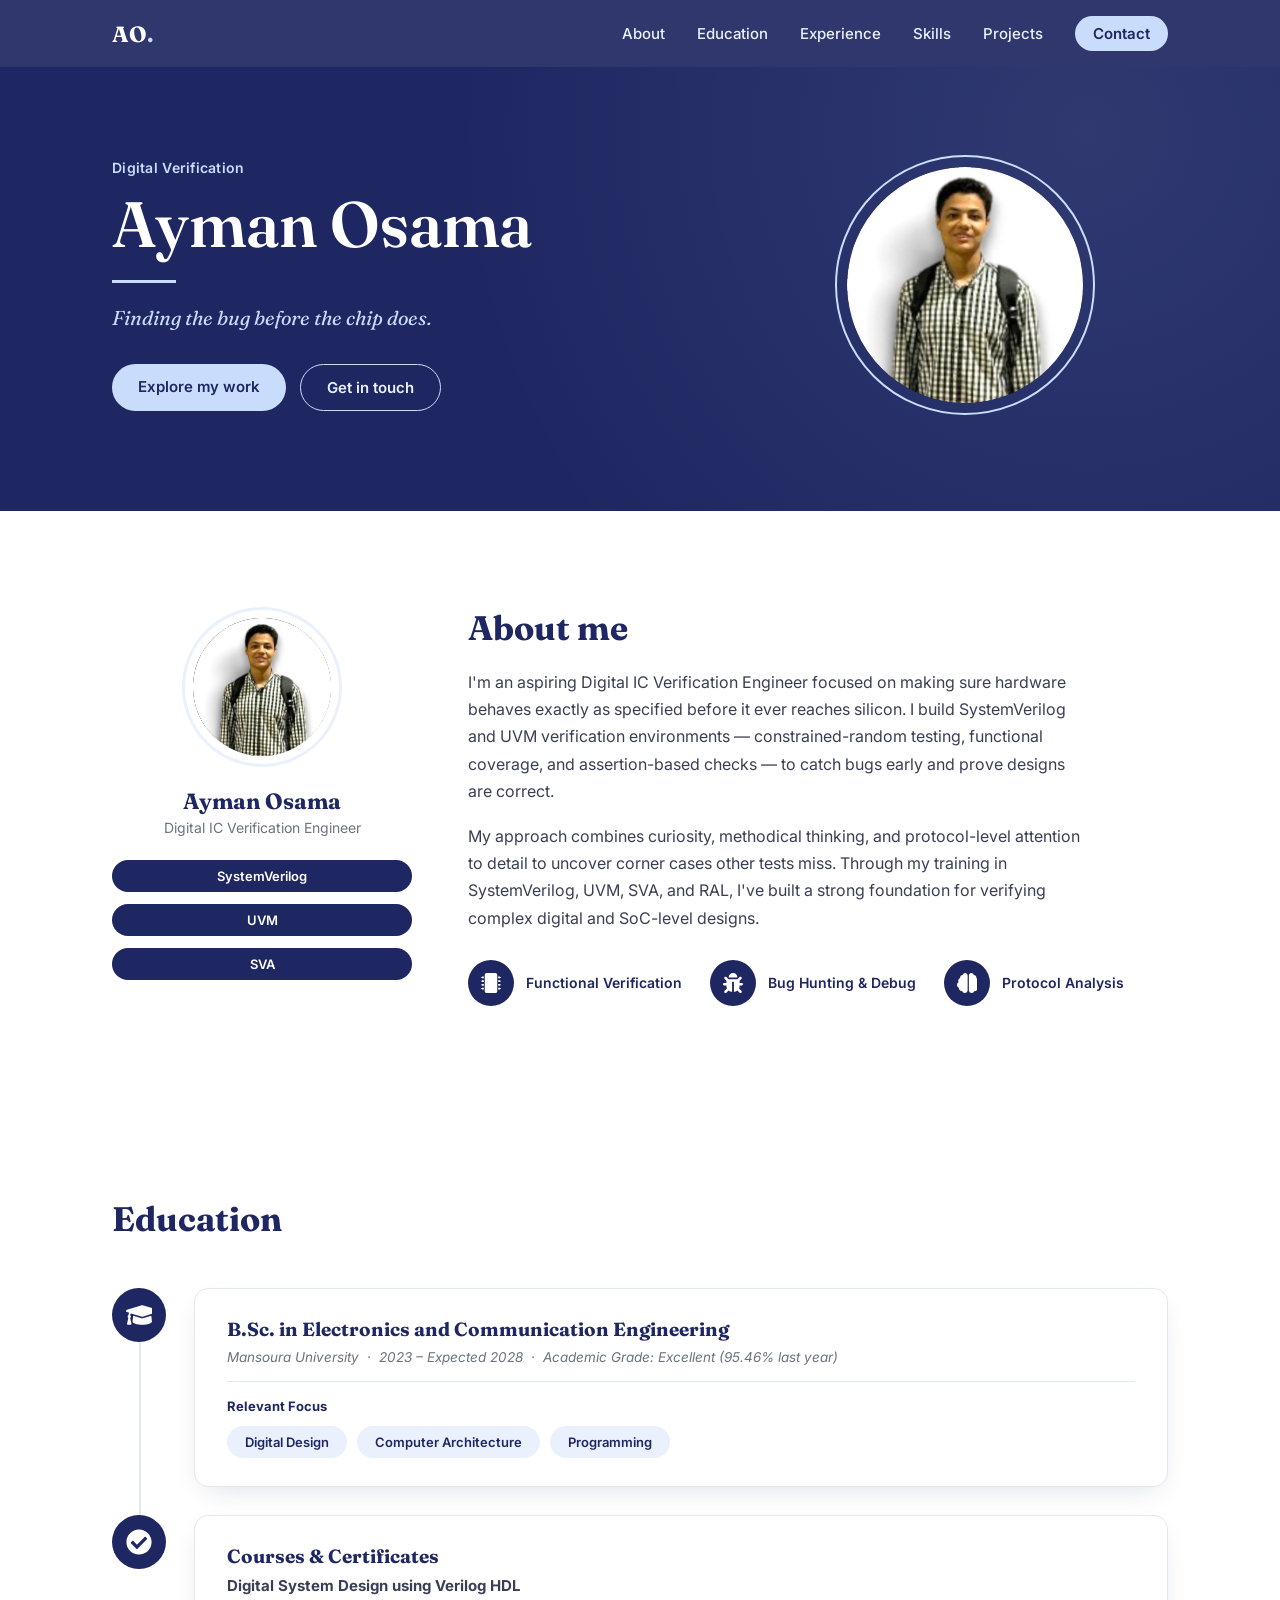
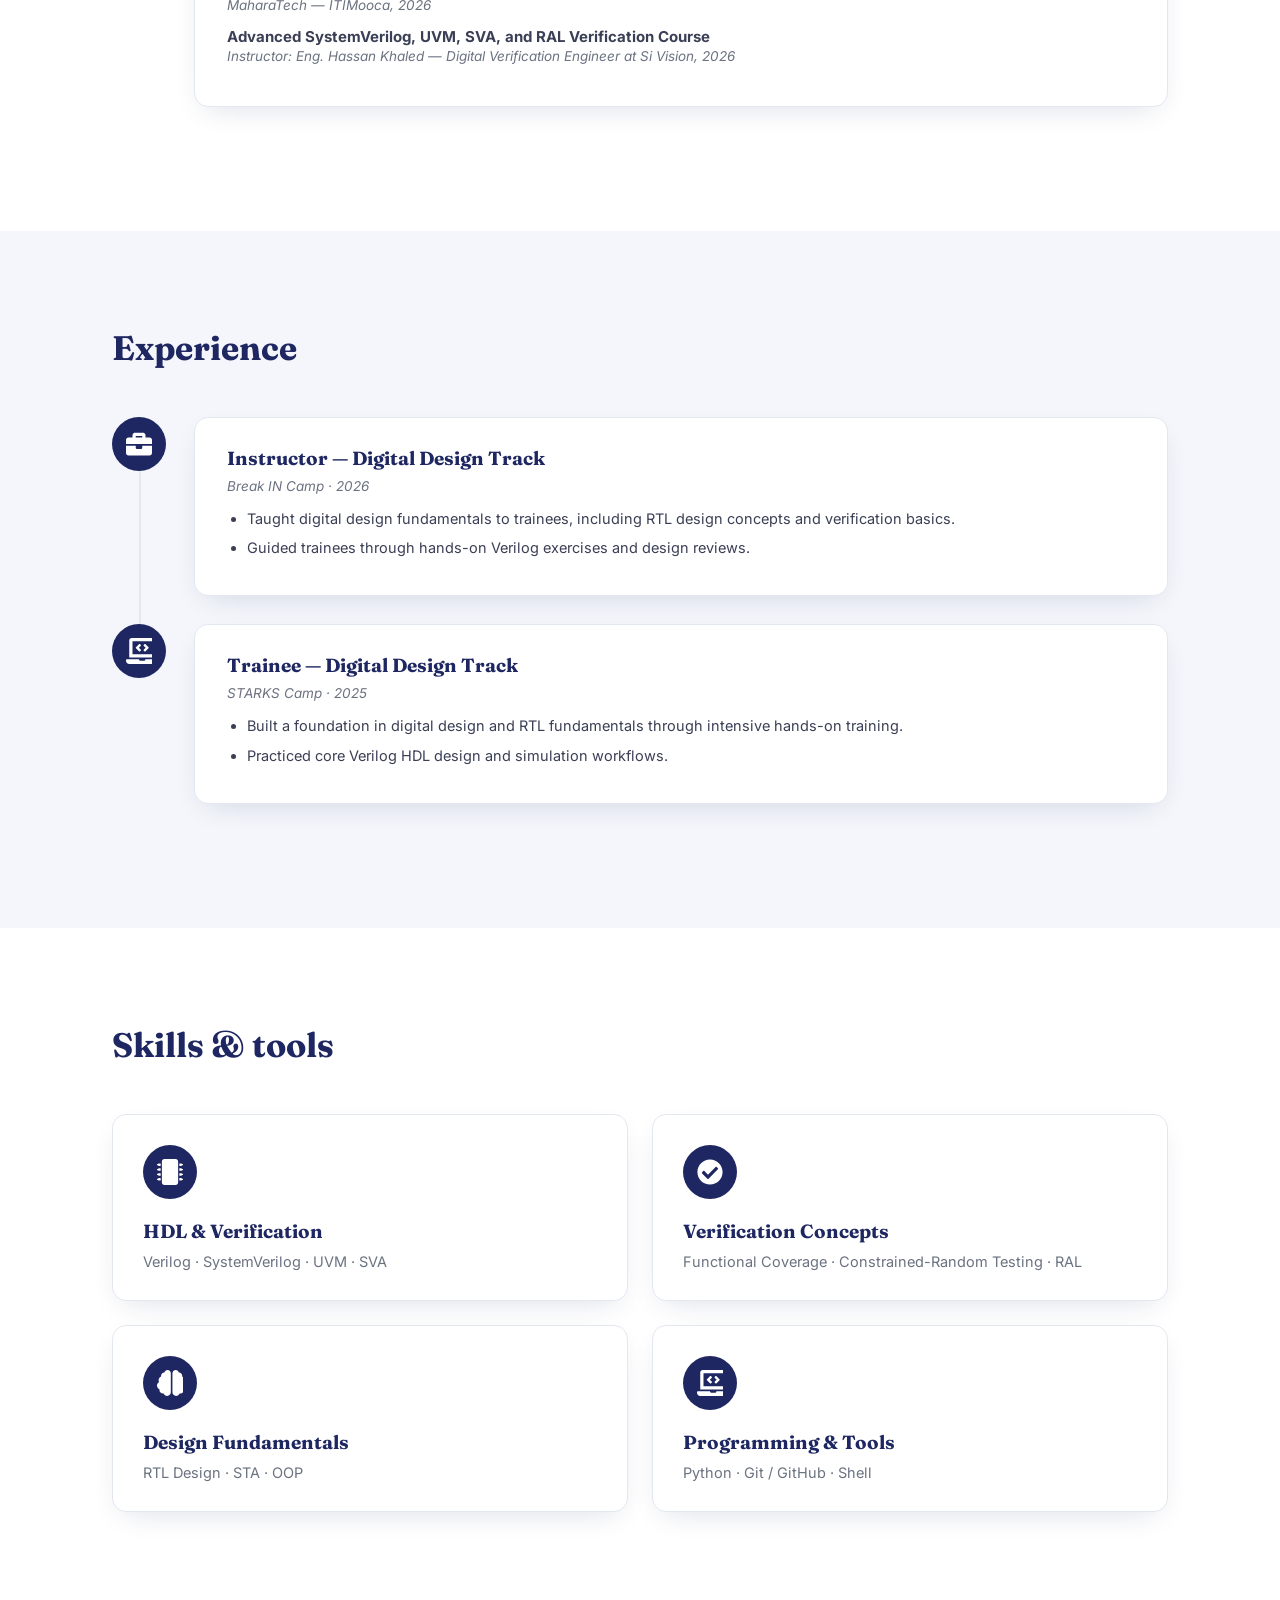
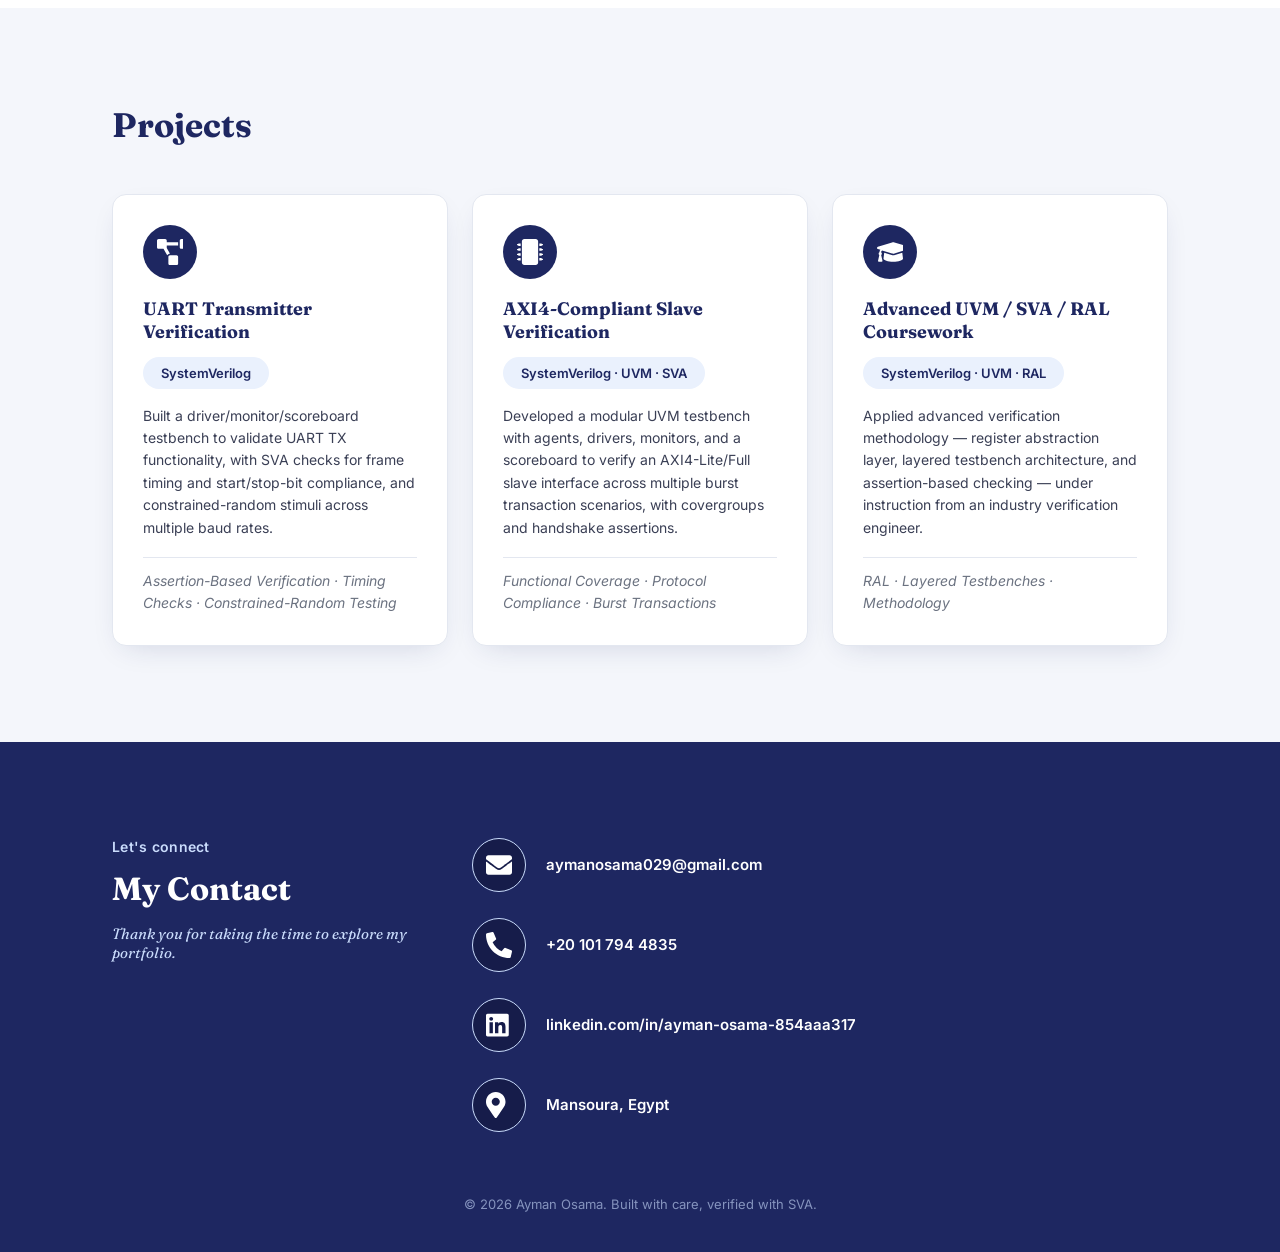
<file: index.html>
<!DOCTYPE html>
<html lang="en">
<head>
<meta charset="UTF-8">
<meta name="viewport" content="width=device-width, initial-scale=1.0">
<title>Ayman Osama — Digital IC Verification Engineer</title>
<meta name="description" content="Portfolio of Ayman Osama, a Digital IC Verification Engineer specializing in SystemVerilog, UVM, and SVA-based verification.">
<link rel="preconnect" href="https://fonts.googleapis.com">
<link rel="preconnect" href="https://fonts.gstatic.com" crossorigin>
<link href="https://fonts.googleapis.com/css2?family=Fraunces:opsz,wght@9..144,400;9..144,600;9..144,700&family=Inter:wght@400;500;600;700&display=swap" rel="stylesheet">
<link rel="stylesheet" href="styles.css">
</head>
<body>

<header class="topnav" id="topnav">
  <div class="nav-inner">
    <a href="#home" class="brand">AO<span class="brand-dot">.</span></a>
    <nav class="nav-links">
      <a href="#about">About</a>
      <a href="#education">Education</a>
      <a href="#experience">Experience</a>
      <a href="#skills">Skills</a>
      <a href="#projects">Projects</a>
      <a href="#contact" class="nav-cta">Contact</a>
    </nav>
    <button class="nav-toggle" id="navToggle" aria-label="Toggle menu" aria-expanded="false">
      <span></span><span></span><span></span>
    </button>
  </div>
  <nav class="nav-links-mobile" id="mobileMenu">
    <a href="#about">About</a>
    <a href="#education">Education</a>
    <a href="#experience">Experience</a>
    <a href="#skills">Skills</a>
    <a href="#projects">Projects</a>
    <a href="#contact">Contact</a>
  </nav>
</header>

<main>

  <!-- HERO -->
  <section class="hero" id="home">
    <div class="hero-inner">
      <div class="hero-copy">
        <p class="eyebrow">Digital Verification</p>
        <h1>Ayman Osama</h1>
        <p class="hero-line"></p>
        <p class="tagline">Finding the bug before the chip does.</p>
        <div class="hero-actions">
          <a href="#projects" class="btn btn-primary">Explore my work</a>
          <a href="#contact" class="btn btn-ghost">Get in touch</a>
        </div>
      </div>
      <div class="hero-photo">
        <div class="photo-ring">
          <img src="assets/photo.jpg" alt="Portrait of Ayman Osama">
        </div>
      </div>
    </div>
    <div class="hero-fade"></div>
  </section>

  <!-- ABOUT -->
  <section class="about" id="about">
    <div class="section-grid about-grid">
      <div class="about-side">
        <div class="about-photo">
          <img src="assets/photo.jpg" alt="Ayman Osama">
        </div>
        <h3 class="about-name">Ayman Osama</h3>
        <p class="about-role">Digital IC Verification Engineer</p>
        <div class="pill-stack">
          <span class="pill pill-solid">SystemVerilog</span>
          <span class="pill pill-solid">UVM</span>
          <span class="pill pill-solid">SVA</span>
        </div>
      </div>
      <div class="about-main">
        <h2>About me</h2>
        <p>I'm an aspiring Digital IC Verification Engineer focused on making sure hardware behaves exactly as specified before it ever reaches silicon. I build SystemVerilog and UVM verification environments — constrained-random testing, functional coverage, and assertion-based checks — to catch bugs early and prove designs are correct.</p>
        <p>My approach combines curiosity, methodical thinking, and protocol-level attention to detail to uncover corner cases other tests miss. Through my training in SystemVerilog, UVM, SVA, and RAL, I've built a strong foundation for verifying complex digital and SoC-level designs.</p>
        <div class="feature-row">
          <div class="feature">
            <span class="icon-circle"><svg viewBox="0 0 512 512" aria-hidden="true"><path d="M416 48v416c0 26.51-21.49 48-48 48H144c-26.51 0-48-21.49-48-48V48c0-26.51 21.49-48 48-48h224c26.51 0 48 21.49 48 48zm96 58v12a6 6 0 0 1-6 6h-18v6a6 6 0 0 1-6 6h-42V88h42a6 6 0 0 1 6 6v6h18a6 6 0 0 1 6 6zm0 96v12a6 6 0 0 1-6 6h-18v6a6 6 0 0 1-6 6h-42v-48h42a6 6 0 0 1 6 6v6h18a6 6 0 0 1 6 6zm0 96v12a6 6 0 0 1-6 6h-18v6a6 6 0 0 1-6 6h-42v-48h42a6 6 0 0 1 6 6v6h18a6 6 0 0 1 6 6zm0 96v12a6 6 0 0 1-6 6h-18v6a6 6 0 0 1-6 6h-42v-48h42a6 6 0 0 1 6 6v6h18a6 6 0 0 1 6 6zM30 376h42v48H30a6 6 0 0 1-6-6v-6H6a6 6 0 0 1-6-6v-12a6 6 0 0 1 6-6h18v-6a6 6 0 0 1 6-6zm0-96h42v48H30a6 6 0 0 1-6-6v-6H6a6 6 0 0 1-6-6v-12a6 6 0 0 1 6-6h18v-6a6 6 0 0 1 6-6zm0-96h42v48H30a6 6 0 0 1-6-6v-6H6a6 6 0 0 1-6-6v-12a6 6 0 0 1 6-6h18v-6a6 6 0 0 1 6-6zm0-96h42v48H30a6 6 0 0 1-6-6v-6H6a6 6 0 0 1-6-6v-12a6 6 0 0 1 6-6h18v-6a6 6 0 0 1 6-6z"></path></svg></span>
            <span>Functional Verification</span>
          </div>
          <div class="feature">
            <span class="icon-circle"><svg viewBox="0 0 512 512" aria-hidden="true"><path d="M511.988 288.9c-.478 17.43-15.217 31.1-32.653 31.1H424v16c0 21.864-4.882 42.584-13.6 61.145l60.228 60.228c12.496 12.497 12.496 32.758 0 45.255-12.498 12.497-32.759 12.496-45.256 0l-54.736-54.736C345.886 467.965 314.351 480 280 480V236c0-6.627-5.373-12-12-12h-24c-6.627 0-12 5.373-12 12v244c-34.351 0-65.886-12.035-90.636-32.108l-54.736 54.736c-12.498 12.497-32.759 12.496-45.256 0-12.496-12.497-12.496-32.758 0-45.255l60.228-60.228C92.882 378.584 88 357.864 88 336v-16H32.666C15.23 320 .491 306.33.013 288.9-.484 270.816 14.028 256 32 256h56v-58.745l-46.628-46.628c-12.496-12.497-12.496-32.758 0-45.255 12.498-12.497 32.758-12.497 45.256 0L141.255 160h229.489l54.627-54.627c12.498-12.497 32.758-12.497 45.256 0 12.496 12.497 12.496 32.758 0 45.255L424 197.255V256h56c17.972 0 32.484 14.816 31.988 32.9zM257 0c-61.856 0-112 50.144-112 112h224C369 50.144 318.856 0 257 0z"></path></svg></span>
            <span>Bug Hunting &amp; Debug</span>
          </div>
          <div class="feature">
            <span class="icon-circle"><svg viewBox="0 0 512 512" aria-hidden="true"><path d="M208 0c-29.9 0-54.7 20.5-61.8 48.2-.8 0-1.4-.2-2.2-.2-35.3 0-64 28.7-64 64 0 4.8.6 9.5 1.7 14C52.5 138 32 166.6 32 200c0 12.6 3.2 24.3 8.3 34.9C16.3 248.7 0 274.3 0 304c0 33.3 20.4 61.9 49.4 73.9-.9 4.6-1.4 9.3-1.4 14.1 0 39.8 32.2 72 72 72 4.1 0 8.1-.5 12-1.2 9.6 28.5 36.2 49.2 68 49.2 39.8 0 72-32.2 72-72V64c0-35.3-28.7-64-64-64zm368 304c0-29.7-16.3-55.3-40.3-69.1 5.2-10.6 8.3-22.3 8.3-34.9 0-33.4-20.5-62-49.7-74 1-4.5 1.7-9.2 1.7-14 0-35.3-28.7-64-64-64-.8 0-1.5.2-2.2.2C422.7 20.5 397.9 0 368 0c-35.3 0-64 28.6-64 64v376c0 39.8 32.2 72 72 72 31.8 0 58.4-20.7 68-49.2 3.9.7 7.9 1.2 12 1.2 39.8 0 72-32.2 72-72 0-4.8-.5-9.5-1.4-14.1 29-12 49.4-40.6 49.4-73.9z"></path></svg></span>
            <span>Protocol Analysis</span>
          </div>
        </div>
      </div>
    </div>
  </section>

  <!-- EDUCATION -->
  <section class="section-block" id="education">
    <div class="section-grid">
      <h2 class="section-title">Education</h2>
      <div class="timeline">
        <div class="timeline-item">
          <span class="icon-circle timeline-icon"><svg viewBox="0 0 512 512" aria-hidden="true"><path d="M622.34 153.2L343.4 67.5c-15.2-4.67-31.6-4.67-46.79 0L17.66 153.2c-23.54 7.23-23.54 38.36 0 45.59l48.63 14.94c-10.67 13.19-17.23 29.28-17.88 46.9C38.78 266.15 32 276.11 32 288c0 10.78 5.68 19.85 13.86 25.65L20.33 428.53C18.11 438.52 25.71 448 35.94 448h56.11c10.24 0 17.84-9.48 15.62-19.47L82.14 313.65C90.32 307.85 96 298.78 96 288c0-11.57-6.47-21.25-15.66-26.87.76-15.02 8.44-28.3 20.69-36.72L296.6 284.5c9.06 2.78 26.44 6.25 46.79 0l278.95-85.7c23.55-7.24 23.55-38.36 0-45.6zM352.79 315.09c-28.53 8.76-52.84 3.92-65.59 0l-145.02-44.55L128 384c0 35.35 85.96 64 192 64s192-28.65 192-64l-14.18-113.47-145.03 44.56z"></path></svg></span>
          <div class="timeline-card">
            <h3>B.Sc. in Electronics and Communication Engineering</h3>
            <p class="meta">Mansoura University &nbsp;·&nbsp; 2023 – Expected 2028 &nbsp;·&nbsp; Academic Grade: Excellent (95.46% last year)</p>
            <hr>
            <p class="label">Relevant Focus</p>
            <div class="pill-row">
              <span class="pill">Digital Design</span>
              <span class="pill">Computer Architecture</span>
              <span class="pill">Programming</span>
            </div>
          </div>
        </div>
        <div class="timeline-item">
          <span class="icon-circle timeline-icon"><svg viewBox="0 0 512 512" aria-hidden="true"><path d="M504 256c0 136.967-111.033 248-248 248S8 392.967 8 256 119.033 8 256 8s248 111.033 248 248zM227.314 387.314l184-184c6.248-6.248 6.248-16.379 0-22.627l-22.627-22.627c-6.248-6.249-16.379-6.249-22.628 0L216 308.118l-70.059-70.059c-6.248-6.248-16.379-6.248-22.628 0l-22.627 22.627c-6.248 6.248-6.248 16.379 0 22.627l104 104c6.249 6.249 16.379 6.249 22.628.001z"></path></svg></span>
          <div class="timeline-card">
            <h3>Courses &amp; Certificates</h3>
            <div class="course">
              <p class="course-title">Digital System Design using Verilog HDL</p>
              <p class="meta">MaharaTech — ITIMooca, 2026</p>
            </div>
            <div class="course">
              <p class="course-title">Advanced SystemVerilog, UVM, SVA, and RAL Verification Course</p>
              <p class="meta">Instructor: Eng. Hassan Khaled — Digital Verification Engineer at Si Vision, 2026</p>
            </div>
          </div>
        </div>
      </div>
    </div>
  </section>

  <!-- EXPERIENCE -->
  <section class="section-block alt" id="experience">
    <div class="section-grid">
      <h2 class="section-title">Experience</h2>
      <div class="timeline">
        <div class="timeline-item">
          <span class="icon-circle timeline-icon"><svg viewBox="0 0 512 512" aria-hidden="true"><path d="M320 336c0 8.84-7.16 16-16 16h-96c-8.84 0-16-7.16-16-16v-48H0v144c0 25.6 22.4 48 48 48h416c25.6 0 48-22.4 48-48V288H320v48zm144-208h-80V80c0-25.6-22.4-48-48-48H176c-25.6 0-48 22.4-48 48v48H48c-25.6 0-48 22.4-48 48v80h512v-80c0-25.6-22.4-48-48-48zm-144 0H192V96h128v32z"></path></svg></span>
          <div class="timeline-card">
            <h3>Instructor — Digital Design Track</h3>
            <p class="meta">Break IN Camp · 2026</p>
            <ul>
              <li>Taught digital design fundamentals to trainees, including RTL design concepts and verification basics.</li>
              <li>Guided trainees through hands-on Verilog exercises and design reviews.</li>
            </ul>
          </div>
        </div>
        <div class="timeline-item">
          <span class="icon-circle timeline-icon"><svg viewBox="0 0 512 512" aria-hidden="true"><path d="M255.03 261.65c6.25 6.25 16.38 6.25 22.63 0l11.31-11.31c6.25-6.25 6.25-16.38 0-22.63L253.25 192l35.71-35.72c6.25-6.25 6.25-16.38 0-22.63l-11.31-11.31c-6.25-6.25-16.38-6.25-22.63 0l-58.34 58.34c-6.25 6.25-6.25 16.38 0 22.63l58.35 58.34zm96.01-11.3l11.31 11.31c6.25 6.25 16.38 6.25 22.63 0l58.34-58.34c6.25-6.25 6.25-16.38 0-22.63l-58.34-58.34c-6.25-6.25-16.38-6.25-22.63 0l-11.31 11.31c-6.25 6.25-6.25 16.38 0 22.63L386.75 192l-35.71 35.72c-6.25 6.25-6.25 16.38 0 22.63zM624 416H381.54c-.74 19.81-14.71 32-32.74 32H288c-18.69 0-33.02-17.47-32.77-32H16c-8.8 0-16 7.2-16 16v16c0 35.2 28.8 64 64 64h512c35.2 0 64-28.8 64-64v-16c0-8.8-7.2-16-16-16zM576 48c0-26.4-21.6-48-48-48H112C85.6 0 64 21.6 64 48v336h512V48zm-64 272H128V64h384v256z"></path></svg></span>
          <div class="timeline-card">
            <h3>Trainee — Digital Design Track</h3>
            <p class="meta">STARKS Camp · 2025</p>
            <ul>
              <li>Built a foundation in digital design and RTL fundamentals through intensive hands-on training.</li>
              <li>Practiced core Verilog HDL design and simulation workflows.</li>
            </ul>
          </div>
        </div>
      </div>
    </div>
  </section>

  <!-- SKILLS -->
  <section class="section-block" id="skills">
    <div class="section-grid">
      <h2 class="section-title">Skills &amp; tools</h2>
      <div class="card-grid two-col">
        <div class="skill-card">
          <span class="icon-circle"><svg viewBox="0 0 512 512" aria-hidden="true"><path d="M416 48v416c0 26.51-21.49 48-48 48H144c-26.51 0-48-21.49-48-48V48c0-26.51 21.49-48 48-48h224c26.51 0 48 21.49 48 48zm96 58v12a6 6 0 0 1-6 6h-18v6a6 6 0 0 1-6 6h-42V88h42a6 6 0 0 1 6 6v6h18a6 6 0 0 1 6 6zm0 96v12a6 6 0 0 1-6 6h-18v6a6 6 0 0 1-6 6h-42v-48h42a6 6 0 0 1 6 6v6h18a6 6 0 0 1 6 6zm0 96v12a6 6 0 0 1-6 6h-18v6a6 6 0 0 1-6 6h-42v-48h42a6 6 0 0 1 6 6v6h18a6 6 0 0 1 6 6zm0 96v12a6 6 0 0 1-6 6h-18v6a6 6 0 0 1-6 6h-42v-48h42a6 6 0 0 1 6 6v6h18a6 6 0 0 1 6 6zM30 376h42v48H30a6 6 0 0 1-6-6v-6H6a6 6 0 0 1-6-6v-12a6 6 0 0 1 6-6h18v-6a6 6 0 0 1 6-6zm0-96h42v48H30a6 6 0 0 1-6-6v-6H6a6 6 0 0 1-6-6v-12a6 6 0 0 1 6-6h18v-6a6 6 0 0 1 6-6zm0-96h42v48H30a6 6 0 0 1-6-6v-6H6a6 6 0 0 1-6-6v-12a6 6 0 0 1 6-6h18v-6a6 6 0 0 1 6-6zm0-96h42v48H30a6 6 0 0 1-6-6v-6H6a6 6 0 0 1-6-6v-12a6 6 0 0 1 6-6h18v-6a6 6 0 0 1 6-6z"></path></svg></span>
          <h3>HDL &amp; Verification</h3>
          <p>Verilog · SystemVerilog · UVM · SVA</p>
        </div>
        <div class="skill-card">
          <span class="icon-circle"><svg viewBox="0 0 512 512" aria-hidden="true"><path d="M504 256c0 136.967-111.033 248-248 248S8 392.967 8 256 119.033 8 256 8s248 111.033 248 248zM227.314 387.314l184-184c6.248-6.248 6.248-16.379 0-22.627l-22.627-22.627c-6.248-6.249-16.379-6.249-22.628 0L216 308.118l-70.059-70.059c-6.248-6.248-16.379-6.248-22.628 0l-22.627 22.627c-6.248 6.248-6.248 16.379 0 22.627l104 104c6.249 6.249 16.379 6.249 22.628.001z"></path></svg></span>
          <h3>Verification Concepts</h3>
          <p>Functional Coverage · Constrained-Random Testing · RAL</p>
        </div>
        <div class="skill-card">
          <span class="icon-circle"><svg viewBox="0 0 512 512" aria-hidden="true"><path d="M208 0c-29.9 0-54.7 20.5-61.8 48.2-.8 0-1.4-.2-2.2-.2-35.3 0-64 28.7-64 64 0 4.8.6 9.5 1.7 14C52.5 138 32 166.6 32 200c0 12.6 3.2 24.3 8.3 34.9C16.3 248.7 0 274.3 0 304c0 33.3 20.4 61.9 49.4 73.9-.9 4.6-1.4 9.3-1.4 14.1 0 39.8 32.2 72 72 72 4.1 0 8.1-.5 12-1.2 9.6 28.5 36.2 49.2 68 49.2 39.8 0 72-32.2 72-72V64c0-35.3-28.7-64-64-64zm368 304c0-29.7-16.3-55.3-40.3-69.1 5.2-10.6 8.3-22.3 8.3-34.9 0-33.4-20.5-62-49.7-74 1-4.5 1.7-9.2 1.7-14 0-35.3-28.7-64-64-64-.8 0-1.5.2-2.2.2C422.7 20.5 397.9 0 368 0c-35.3 0-64 28.6-64 64v376c0 39.8 32.2 72 72 72 31.8 0 58.4-20.7 68-49.2 3.9.7 7.9 1.2 12 1.2 39.8 0 72-32.2 72-72 0-4.8-.5-9.5-1.4-14.1 29-12 49.4-40.6 49.4-73.9z"></path></svg></span>
          <h3>Design Fundamentals</h3>
          <p>RTL Design · STA · OOP</p>
        </div>
        <div class="skill-card">
          <span class="icon-circle"><svg viewBox="0 0 512 512" aria-hidden="true"><path d="M255.03 261.65c6.25 6.25 16.38 6.25 22.63 0l11.31-11.31c6.25-6.25 6.25-16.38 0-22.63L253.25 192l35.71-35.72c6.25-6.25 6.25-16.38 0-22.63l-11.31-11.31c-6.25-6.25-16.38-6.25-22.63 0l-58.34 58.34c-6.25 6.25-6.25 16.38 0 22.63l58.35 58.34zm96.01-11.3l11.31 11.31c6.25 6.25 16.38 6.25 22.63 0l58.34-58.34c6.25-6.25 6.25-16.38 0-22.63l-58.34-58.34c-6.25-6.25-16.38-6.25-22.63 0l-11.31 11.31c-6.25 6.25-6.25 16.38 0 22.63L386.75 192l-35.71 35.72c-6.25 6.25-6.25 16.38 0 22.63zM624 416H381.54c-.74 19.81-14.71 32-32.74 32H288c-18.69 0-33.02-17.47-32.77-32H16c-8.8 0-16 7.2-16 16v16c0 35.2 28.8 64 64 64h512c35.2 0 64-28.8 64-64v-16c0-8.8-7.2-16-16-16zM576 48c0-26.4-21.6-48-48-48H112C85.6 0 64 21.6 64 48v336h512V48zm-64 272H128V64h384v256z"></path></svg></span>
          <h3>Programming &amp; Tools</h3>
          <p>Python · Git / GitHub · Shell</p>
        </div>
      </div>
    </div>
  </section>

  <!-- PROJECTS -->
  <section class="section-block alt" id="projects">
    <div class="section-grid">
      <h2 class="section-title">Projects</h2>
      <div class="card-grid three-col">
        <div class="project-card">
          <span class="icon-circle"><svg viewBox="0 0 512 512" aria-hidden="true"><path d="M384 320H256c-17.67 0-32 14.33-32 32v128c0 17.67 14.33 32 32 32h128c17.67 0 32-14.33 32-32V352c0-17.67-14.33-32-32-32zM192 32c0-17.67-14.33-32-32-32H32C14.33 0 0 14.33 0 32v128c0 17.67 14.33 32 32 32h95.72l73.16 128.04C211.98 300.98 232.4 288 256 288h.28L192 175.51V128h224V64H192V32zM608 0H480c-17.67 0-32 14.33-32 32v128c0 17.67 14.33 32 32 32h128c17.67 0 32-14.33 32-32V32c0-17.67-14.33-32-32-32z"></path></svg></span>
          <h3>UART Transmitter Verification</h3>
          <span class="pill pill-tag">SystemVerilog</span>
          <p>Built a driver/monitor/scoreboard testbench to validate UART TX functionality, with SVA checks for frame timing and start/stop-bit compliance, and constrained-random stimuli across multiple baud rates.</p>
          <hr>
          <p class="tag-line">Assertion-Based Verification · Timing Checks · Constrained-Random Testing</p>
        </div>
        <div class="project-card">
          <span class="icon-circle"><svg viewBox="0 0 512 512" aria-hidden="true"><path d="M416 48v416c0 26.51-21.49 48-48 48H144c-26.51 0-48-21.49-48-48V48c0-26.51 21.49-48 48-48h224c26.51 0 48 21.49 48 48zm96 58v12a6 6 0 0 1-6 6h-18v6a6 6 0 0 1-6 6h-42V88h42a6 6 0 0 1 6 6v6h18a6 6 0 0 1 6 6zm0 96v12a6 6 0 0 1-6 6h-18v6a6 6 0 0 1-6 6h-42v-48h42a6 6 0 0 1 6 6v6h18a6 6 0 0 1 6 6zm0 96v12a6 6 0 0 1-6 6h-18v6a6 6 0 0 1-6 6h-42v-48h42a6 6 0 0 1 6 6v6h18a6 6 0 0 1 6 6zm0 96v12a6 6 0 0 1-6 6h-18v6a6 6 0 0 1-6 6h-42v-48h42a6 6 0 0 1 6 6v6h18a6 6 0 0 1 6 6zM30 376h42v48H30a6 6 0 0 1-6-6v-6H6a6 6 0 0 1-6-6v-12a6 6 0 0 1 6-6h18v-6a6 6 0 0 1 6-6zm0-96h42v48H30a6 6 0 0 1-6-6v-6H6a6 6 0 0 1-6-6v-12a6 6 0 0 1 6-6h18v-6a6 6 0 0 1 6-6zm0-96h42v48H30a6 6 0 0 1-6-6v-6H6a6 6 0 0 1-6-6v-12a6 6 0 0 1 6-6h18v-6a6 6 0 0 1 6-6zm0-96h42v48H30a6 6 0 0 1-6-6v-6H6a6 6 0 0 1-6-6v-12a6 6 0 0 1 6-6h18v-6a6 6 0 0 1 6-6z"></path></svg></span>
          <h3>AXI4-Compliant Slave Verification</h3>
          <span class="pill pill-tag">SystemVerilog · UVM · SVA</span>
          <p>Developed a modular UVM testbench with agents, drivers, monitors, and a scoreboard to verify an AXI4-Lite/Full slave interface across multiple burst transaction scenarios, with covergroups and handshake assertions.</p>
          <hr>
          <p class="tag-line">Functional Coverage · Protocol Compliance · Burst Transactions</p>
        </div>
        <div class="project-card">
          <span class="icon-circle"><svg viewBox="0 0 512 512" aria-hidden="true"><path d="M622.34 153.2L343.4 67.5c-15.2-4.67-31.6-4.67-46.79 0L17.66 153.2c-23.54 7.23-23.54 38.36 0 45.59l48.63 14.94c-10.67 13.19-17.23 29.28-17.88 46.9C38.78 266.15 32 276.11 32 288c0 10.78 5.68 19.85 13.86 25.65L20.33 428.53C18.11 438.52 25.71 448 35.94 448h56.11c10.24 0 17.84-9.48 15.62-19.47L82.14 313.65C90.32 307.85 96 298.78 96 288c0-11.57-6.47-21.25-15.66-26.87.76-15.02 8.44-28.3 20.69-36.72L296.6 284.5c9.06 2.78 26.44 6.25 46.79 0l278.95-85.7c23.55-7.24 23.55-38.36 0-45.6zM352.79 315.09c-28.53 8.76-52.84 3.92-65.59 0l-145.02-44.55L128 384c0 35.35 85.96 64 192 64s192-28.65 192-64l-14.18-113.47-145.03 44.56z"></path></svg></span>
          <h3>Advanced UVM / SVA / RAL Coursework</h3>
          <span class="pill pill-tag">SystemVerilog · UVM · RAL</span>
          <p>Applied advanced verification methodology — register abstraction layer, layered testbench architecture, and assertion-based checking — under instruction from an industry verification engineer.</p>
          <hr>
          <p class="tag-line">RAL · Layered Testbenches · Methodology</p>
        </div>
      </div>
    </div>
  </section>

</main>

<!-- CONTACT / FOOTER -->
<footer class="contact" id="contact">
  <div class="contact-inner">
    <div class="contact-side">
      <p class="eyebrow light">Let's connect</p>
      <h2>My Contact</h2>
      <p class="contact-note">Thank you for taking the time to explore my portfolio.</p>
    </div>
    <div class="contact-list">
      <a class="contact-row" href="mailto:aymanosama029@gmail.com">
        <span class="icon-circle ring"><svg viewBox="0 0 512 512" aria-hidden="true"><path d="M502.3 190.8c3.9-3.1 9.7-.2 9.7 4.7V400c0 26.5-21.5 48-48 48H48c-26.5 0-48-21.5-48-48V195.6c0-5 5.7-7.8 9.7-4.7 22.4 17.4 52.1 39.5 154.1 113.6 21.1 15.4 56.7 47.8 92.2 47.6 35.7.3 72-32.8 92.3-47.6 102-74.1 131.6-96.3 154-113.7zM256 320c23.2.4 56.6-29.2 73.4-41.4 132.7-96.3 142.8-104.7 173.4-128.7 5.8-4.5 9.2-11.5 9.2-18.9v-19c0-26.5-21.5-48-48-48H48C21.5 64 0 85.5 0 112v19c0 7.4 3.4 14.3 9.2 18.9 30.6 23.9 40.7 32.4 173.4 128.7 16.8 12.2 50.2 41.8 73.4 41.4z"></path></svg></span>
        <span>aymanosama029@gmail.com</span>
      </a>
      <a class="contact-row" href="tel:+201017944835">
        <span class="icon-circle ring"><svg viewBox="0 0 512 512" aria-hidden="true"><path d="M497.39 361.8l-112-48a24 24 0 0 0-28 6.9l-49.6 60.6A370.66 370.66 0 0 1 130.6 204.11l60.6-49.6a23.94 23.94 0 0 0 6.9-28l-48-112A24.16 24.16 0 0 0 122.6.61l-104 24A24 24 0 0 0 0 48c0 256.5 207.9 464 464 464a24 24 0 0 0 23.4-18.6l24-104a24.29 24.29 0 0 0-14.01-27.6z"></path></svg></span>
        <span>+20 101 794 4835</span>
      </a>
      <a class="contact-row" href="https://www.linkedin.com/in/ayman-osama-854aaa317" target="_blank" rel="noopener">
        <span class="icon-circle ring"><svg viewBox="0 0 512 512" aria-hidden="true"><path d="M416 32H31.9C14.3 32 0 46.5 0 64.3v383.4C0 465.5 14.3 480 31.9 480H416c17.6 0 32-14.5 32-32.3V64.3c0-17.8-14.4-32.3-32-32.3zM135.4 416H69V202.2h66.5V416zm-33.2-243c-21.3 0-38.5-17.3-38.5-38.5S80.9 96 102.2 96c21.2 0 38.5 17.3 38.5 38.5 0 21.3-17.2 38.5-38.5 38.5zm282.1 243h-66.4V312c0-24.8-.5-56.7-34.5-56.7-34.6 0-39.9 27-39.9 54.9V416h-66.4V202.2h63.7v29.2h.9c8.9-16.8 30.6-34.5 62.9-34.5 67.2 0 79.7 44.3 79.7 101.9V416z"></path></svg></span>
        <span>linkedin.com/in/ayman-osama-854aaa317</span>
      </a>
      <div class="contact-row">
        <span class="icon-circle ring"><svg viewBox="0 0 512 512" aria-hidden="true"><path d="M172.268 501.67C26.97 291.031 0 269.413 0 192 0 85.961 85.961 0 192 0s192 85.961 192 192c0 77.413-26.97 99.031-172.268 309.67-9.535 13.774-29.93 13.773-39.464 0zM192 272c44.183 0 80-35.817 80-80s-35.817-80-80-80-80 35.817-80 80 35.817 80 80 80z"></path></svg></span>
        <span>Mansoura, Egypt</span>
      </div>
    </div>
  </div>
  <p class="footer-copy">© <span id="year"></span> Ayman Osama. Built with care, verified with SVA.</p>
</footer>

<script src="script.js"></script>
</body>
</html>
</file>
<file: styles.css>
:root {
  --navy: #1e2761;
  --navy-dark: #161c4a;
  --ice: #cadcfc;
  --ice-soft: #eaf1fd;
  --bg-light: #f4f6fb;
  --white: #ffffff;
  --text-body: #3a3f55;
  --text-muted: #6b7280;
  --border: #e3e7f0;
  --shadow: 0 10px 30px -12px rgba(30, 39, 97, 0.18);
  --serif: "Fraunces", Georgia, "Times New Roman", serif;
  --sans: "Inter", -apple-system, BlinkMacSystemFont, "Segoe UI", sans-serif;
  --maxw: 1120px;
}

* { box-sizing: border-box; }

html { scroll-behavior: smooth; }

@media (prefers-reduced-motion: reduce) {
  html { scroll-behavior: auto; }
  * { animation: none !important; transition: none !important; }
}

body {
  margin: 0;
  font-family: var(--sans);
  color: var(--text-body);
  background: var(--white);
  -webkit-font-smoothing: antialiased;
}

img { max-width: 100%; display: block; }

a { color: inherit; text-decoration: none; }

h1, h2, h3 { font-family: var(--serif); color: var(--navy); margin: 0; }

.section-grid {
  max-width: var(--maxw);
  margin: 0 auto;
  padding: 0 32px;
}

.eyebrow {
  font-family: var(--sans);
  font-size: 14px;
  font-weight: 600;
  color: var(--ice);
  letter-spacing: 0.02em;
  margin: 0 0 14px;
}
.eyebrow.light { color: var(--ice); }

/* ---------- NAV ---------- */
.topnav {
  position: sticky;
  top: 0;
  z-index: 50;
  background: rgba(30, 39, 97, 0.92);
  backdrop-filter: blur(8px);
}
.nav-inner {
  max-width: var(--maxw);
  margin: 0 auto;
  padding: 16px 32px;
  display: flex;
  align-items: center;
  justify-content: space-between;
}
.brand {
  font-family: var(--serif);
  font-weight: 700;
  font-size: 22px;
  color: var(--white);
}
.brand-dot { color: var(--ice); }
.nav-links {
  display: flex;
  gap: 32px;
  align-items: center;
}
.nav-links a {
  color: var(--ice-soft);
  font-size: 15px;
  font-weight: 500;
  transition: color 0.15s ease;
}
.nav-links a:hover, .nav-links a:focus-visible { color: var(--white); }
.nav-cta {
  background: var(--ice);
  color: var(--navy) !important;
  padding: 8px 18px;
  border-radius: 22px;
  font-weight: 600 !important;
}
.nav-cta:hover { background: var(--white); }

.nav-toggle {
  display: none;
  flex-direction: column;
  gap: 5px;
  background: none;
  border: none;
  cursor: pointer;
  padding: 6px;
}
.nav-toggle span {
  width: 22px;
  height: 2px;
  background: var(--white);
  display: block;
}
.nav-links-mobile {
  display: none;
  flex-direction: column;
  padding: 8px 32px 20px;
}
.nav-links-mobile a {
  color: var(--ice-soft);
  padding: 12px 0;
  font-size: 16px;
  border-top: 1px solid rgba(255,255,255,0.1);
}

@media (max-width: 760px) {
  .nav-links { display: none; }
  .nav-toggle { display: flex; }
  .topnav.open .nav-links-mobile { display: flex; }
}

/* ---------- HERO ---------- */
.hero {
  background: var(--navy);
  position: relative;
  overflow: hidden;
  padding: 88px 0 96px;
}
.hero-inner {
  max-width: var(--maxw);
  margin: 0 auto;
  padding: 0 32px;
  display: grid;
  grid-template-columns: 1.2fr 0.8fr;
  gap: 40px;
  align-items: center;
  position: relative;
  z-index: 2;
}
.hero h1 {
  color: var(--white);
  font-size: clamp(40px, 6vw, 64px);
  font-weight: 600;
  line-height: 1.05;
  margin: 6px 0 22px;
}
.hero-line {
  width: 64px;
  height: 3px;
  background: var(--ice);
  margin: 0 0 22px;
}
.tagline {
  font-family: var(--serif);
  font-style: italic;
  font-size: 20px;
  color: var(--ice);
  max-width: 420px;
  margin: 0 0 34px;
}
.hero-actions { display: flex; gap: 14px; flex-wrap: wrap; }
.btn {
  display: inline-block;
  padding: 13px 26px;
  border-radius: 26px;
  font-weight: 600;
  font-size: 15px;
  transition: transform 0.15s ease, background 0.15s ease, color 0.15s ease;
}
.btn:hover { transform: translateY(-1px); }
.btn-primary { background: var(--ice); color: var(--navy); }
.btn-primary:hover { background: var(--white); }
.btn-ghost { border: 1.5px solid var(--ice); color: var(--ice-soft); }
.btn-ghost:hover { background: rgba(202, 220, 252, 0.1); }

.hero-photo { display: flex; justify-content: center; }
.photo-ring {
  width: 260px;
  height: 260px;
  border-radius: 50%;
  border: 2px solid var(--ice);
  padding: 10px;
}
.photo-ring img {
  width: 100%;
  height: 100%;
  border-radius: 50%;
  object-fit: cover;
}
.hero-fade {
  position: absolute;
  inset: 0;
  background: radial-gradient(circle at 85% 15%, rgba(202,220,252,0.10), transparent 55%);
  z-index: 1;
}

@media (max-width: 760px) {
  .hero-inner { grid-template-columns: 1fr; text-align: center; }
  .hero-line, .tagline { margin-left: auto; margin-right: auto; }
  .hero-actions { justify-content: center; }
  .photo-ring { width: 200px; height: 200px; }
}

/* ---------- ICON CIRCLES ---------- */
.icon-circle {
  display: inline-flex;
  align-items: center;
  justify-content: center;
  width: 54px;
  height: 54px;
  min-width: 54px;
  border-radius: 50%;
  background: var(--navy);
}
.icon-circle svg {
  width: 26px;
  height: 26px;
  fill: var(--white);
}
.icon-circle.ring {
  background: var(--navy-dark);
  border: 1.5px solid var(--ice);
}
.timeline-icon { position: relative; z-index: 2; }

/* ---------- ABOUT ---------- */
.about { padding: 96px 0; background: var(--white); }
.about-grid {
  display: grid;
  grid-template-columns: 300px 1fr;
  gap: 56px;
}
.about-side { text-align: center; }
.about-photo {
  width: 160px;
  height: 160px;
  border-radius: 50%;
  border: 3px solid var(--ice-soft);
  padding: 8px;
  margin: 0 auto 20px;
}
.about-photo img { border-radius: 50%; object-fit: cover; width: 100%; height: 100%; }
.about-name { font-size: 22px; margin-bottom: 4px; }
.about-role { color: var(--text-muted); font-size: 14px; margin: 0 0 24px; }
.pill-stack { display: flex; flex-direction: column; gap: 12px; }
.pill {
  display: inline-block;
  padding: 8px 18px;
  border-radius: 22px;
  font-size: 13px;
  font-weight: 600;
  background: var(--ice-soft);
  color: var(--navy);
}
.pill-solid { background: var(--navy); color: var(--white); }
.about-main h2 { font-size: 34px; margin-bottom: 20px; }
.about-main p { font-size: 16px; line-height: 1.7; margin: 0 0 18px; max-width: 62ch; }
.feature-row {
  display: flex;
  gap: 28px;
  flex-wrap: wrap;
  margin-top: 28px;
}
.feature {
  display: flex;
  align-items: center;
  gap: 12px;
  font-weight: 600;
  color: var(--navy);
  font-size: 14px;
}
.feature .icon-circle { width: 46px; height: 46px; min-width: 46px; }
.feature .icon-circle svg { width: 20px; height: 20px; }

@media (max-width: 760px) {
  .about-grid { grid-template-columns: 1fr; }
}

/* ---------- SECTION BLOCKS ---------- */
.section-block { padding: 96px 0; background: var(--white); }
.section-block.alt { background: var(--bg-light); }
.section-title {
  font-size: 34px;
  margin-bottom: 48px;
}

/* ---------- TIMELINE ---------- */
.timeline { position: relative; }
.timeline-item {
  display: grid;
  grid-template-columns: 54px 1fr;
  gap: 28px;
  position: relative;
  margin-bottom: 28px;
}
.timeline-item::before {
  content: "";
  position: absolute;
  top: 54px;
  bottom: -28px;
  left: 27px;
  width: 2px;
  background: var(--border);
}
.timeline-item:last-child::before { display: none; }
.timeline-card {
  background: var(--white);
  border: 1px solid var(--border);
  border-radius: 14px;
  padding: 28px 32px;
  box-shadow: var(--shadow);
}
.timeline-card h3 { font-size: 19px; margin-bottom: 8px; }
.timeline-card .meta { color: var(--text-muted); font-size: 13.5px; font-style: italic; margin: 0 0 14px; }
.timeline-card hr { border: none; border-top: 1px solid var(--border); margin: 16px 0; }
.timeline-card .label { font-weight: 700; font-size: 13px; color: var(--navy); margin: 0 0 12px; }
.timeline-card ul { margin: 10px 0 0; padding-left: 20px; }
.timeline-card li { margin-bottom: 8px; font-size: 14.5px; line-height: 1.5; }
.course { margin-bottom: 14px; }
.course:last-child { margin-bottom: 0; }
.course-title { font-weight: 700; color: var(--text-body); margin: 0 0 2px; font-size: 15px; }
.pill-row { display: flex; gap: 10px; flex-wrap: wrap; }

/* ---------- SKILLS ---------- */
.card-grid { display: grid; gap: 24px; }
.card-grid.two-col { grid-template-columns: repeat(2, 1fr); }
.card-grid.three-col { grid-template-columns: repeat(3, 1fr); }
.skill-card {
  background: var(--white);
  border: 1px solid var(--border);
  border-radius: 14px;
  padding: 30px;
  box-shadow: var(--shadow);
}
.skill-card .icon-circle { margin-bottom: 20px; }
.skill-card h3 { font-size: 19px; margin-bottom: 10px; }
.skill-card p { color: var(--text-muted); font-size: 14.5px; margin: 0; }

@media (max-width: 760px) {
  .card-grid.two-col, .card-grid.three-col { grid-template-columns: 1fr; }
}

/* ---------- PROJECTS ---------- */
.project-card {
  background: var(--white);
  border: 1px solid var(--border);
  border-radius: 14px;
  padding: 30px;
  box-shadow: var(--shadow);
  display: flex;
  flex-direction: column;
}
.project-card .icon-circle { margin-bottom: 18px; }
.project-card h3 { font-size: 18px; margin-bottom: 14px; }
.pill-tag {
  align-self: flex-start;
  background: var(--ice-soft);
  color: var(--navy);
  margin-bottom: 16px;
}
.project-card p { font-size: 14px; line-height: 1.6; margin: 0; color: var(--text-body); }
.project-card hr { border: none; border-top: 1px solid var(--border); margin: 18px 0 12px; }
.tag-line { font-size: 12.5px; font-style: italic; color: var(--text-muted) !important; }

/* ---------- CONTACT ---------- */
.contact {
  background: var(--navy);
  padding: 96px 0 40px;
}
.contact-inner {
  max-width: var(--maxw);
  margin: 0 auto;
  padding: 0 32px;
  display: grid;
  grid-template-columns: 320px 1fr;
  gap: 40px;
}
.contact h2 { color: var(--white); font-size: 32px; margin-bottom: 16px; }
.contact-note {
  font-family: var(--serif);
  font-style: italic;
  color: var(--ice);
  font-size: 15px;
  max-width: 320px;
}
.contact-list { display: flex; flex-direction: column; gap: 26px; }
.contact-row {
  display: flex;
  align-items: center;
  gap: 20px;
  color: var(--white);
  font-weight: 600;
  font-size: 15px;
}
.contact-row:hover span:last-child { text-decoration: underline; }
.footer-copy {
  text-align: center;
  color: rgba(202, 220, 252, 0.6);
  font-size: 13px;
  margin: 64px 0 0;
}

@media (max-width: 760px) {
  .contact-inner { grid-template-columns: 1fr; }
}

/* ---------- FOCUS STATES ---------- */
a:focus-visible, button:focus-visible {
  outline: 2px solid var(--ice);
  outline-offset: 2px;
}
</file>
